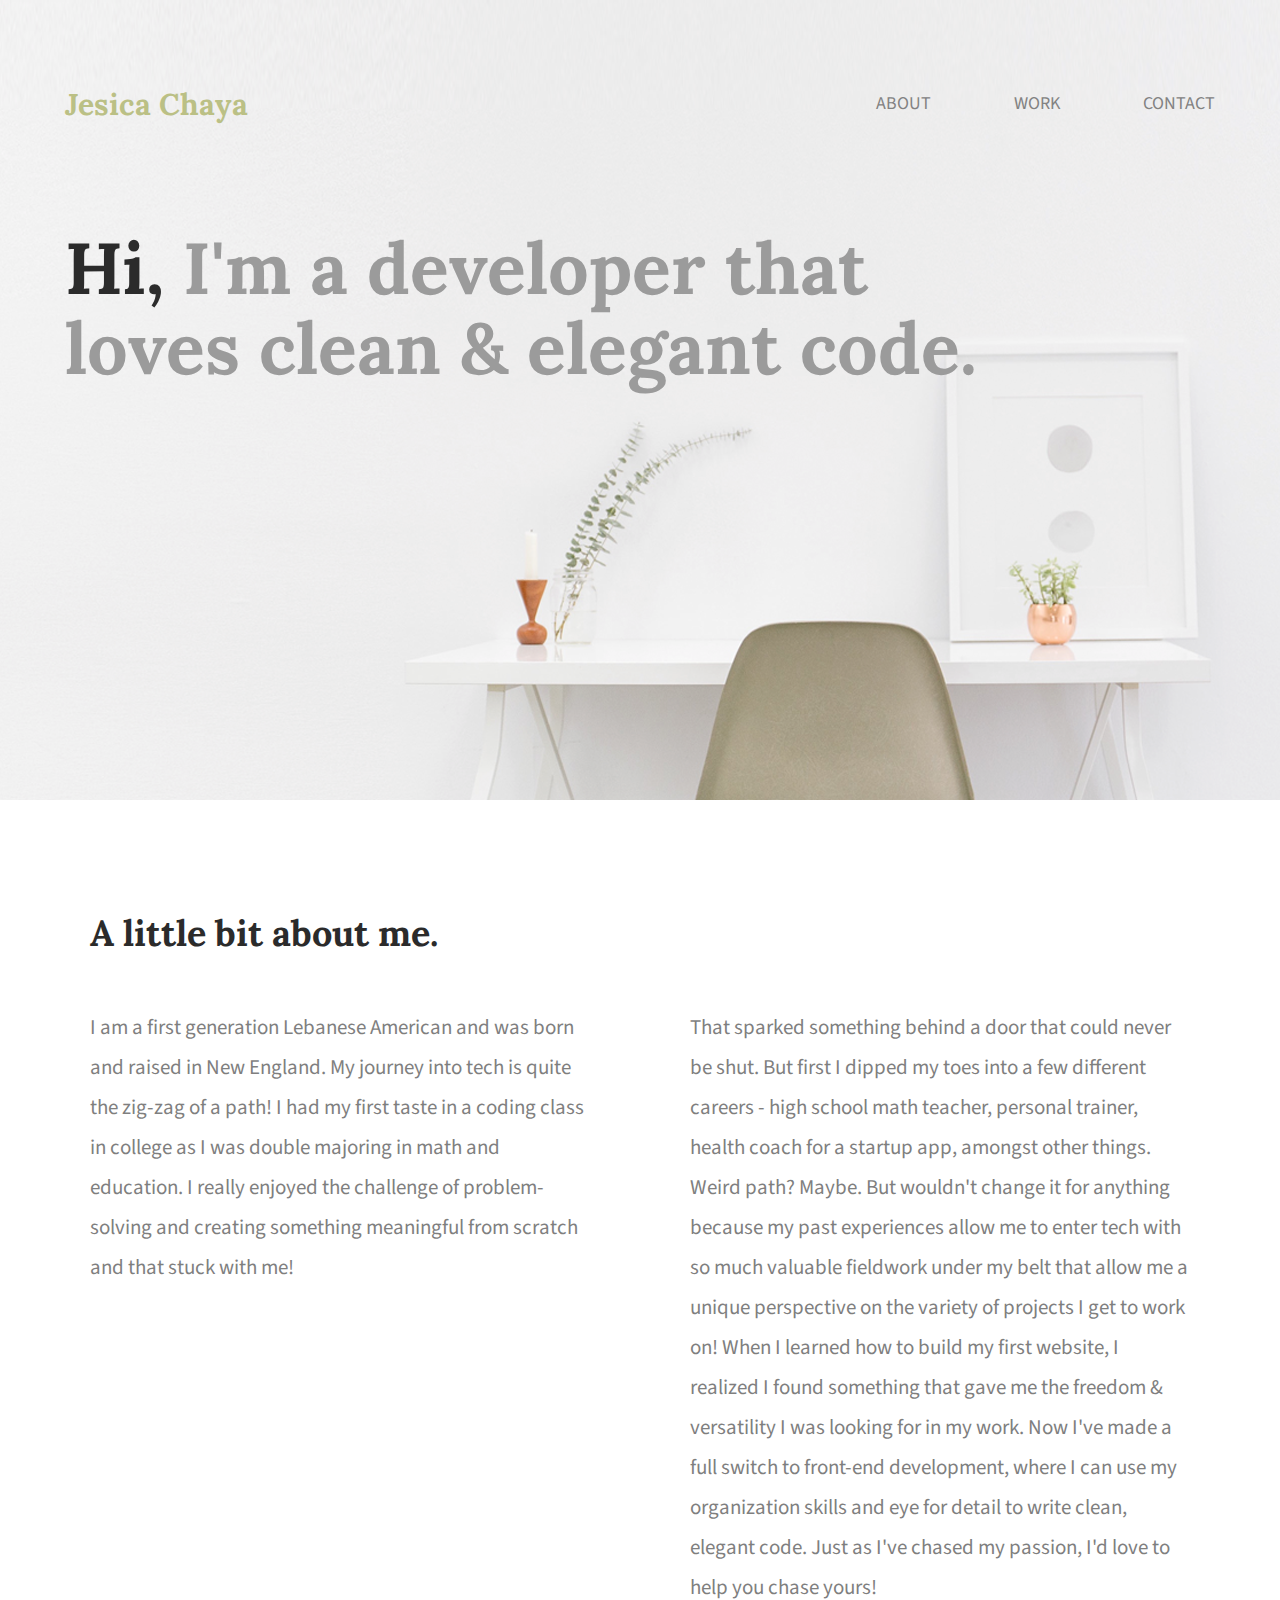
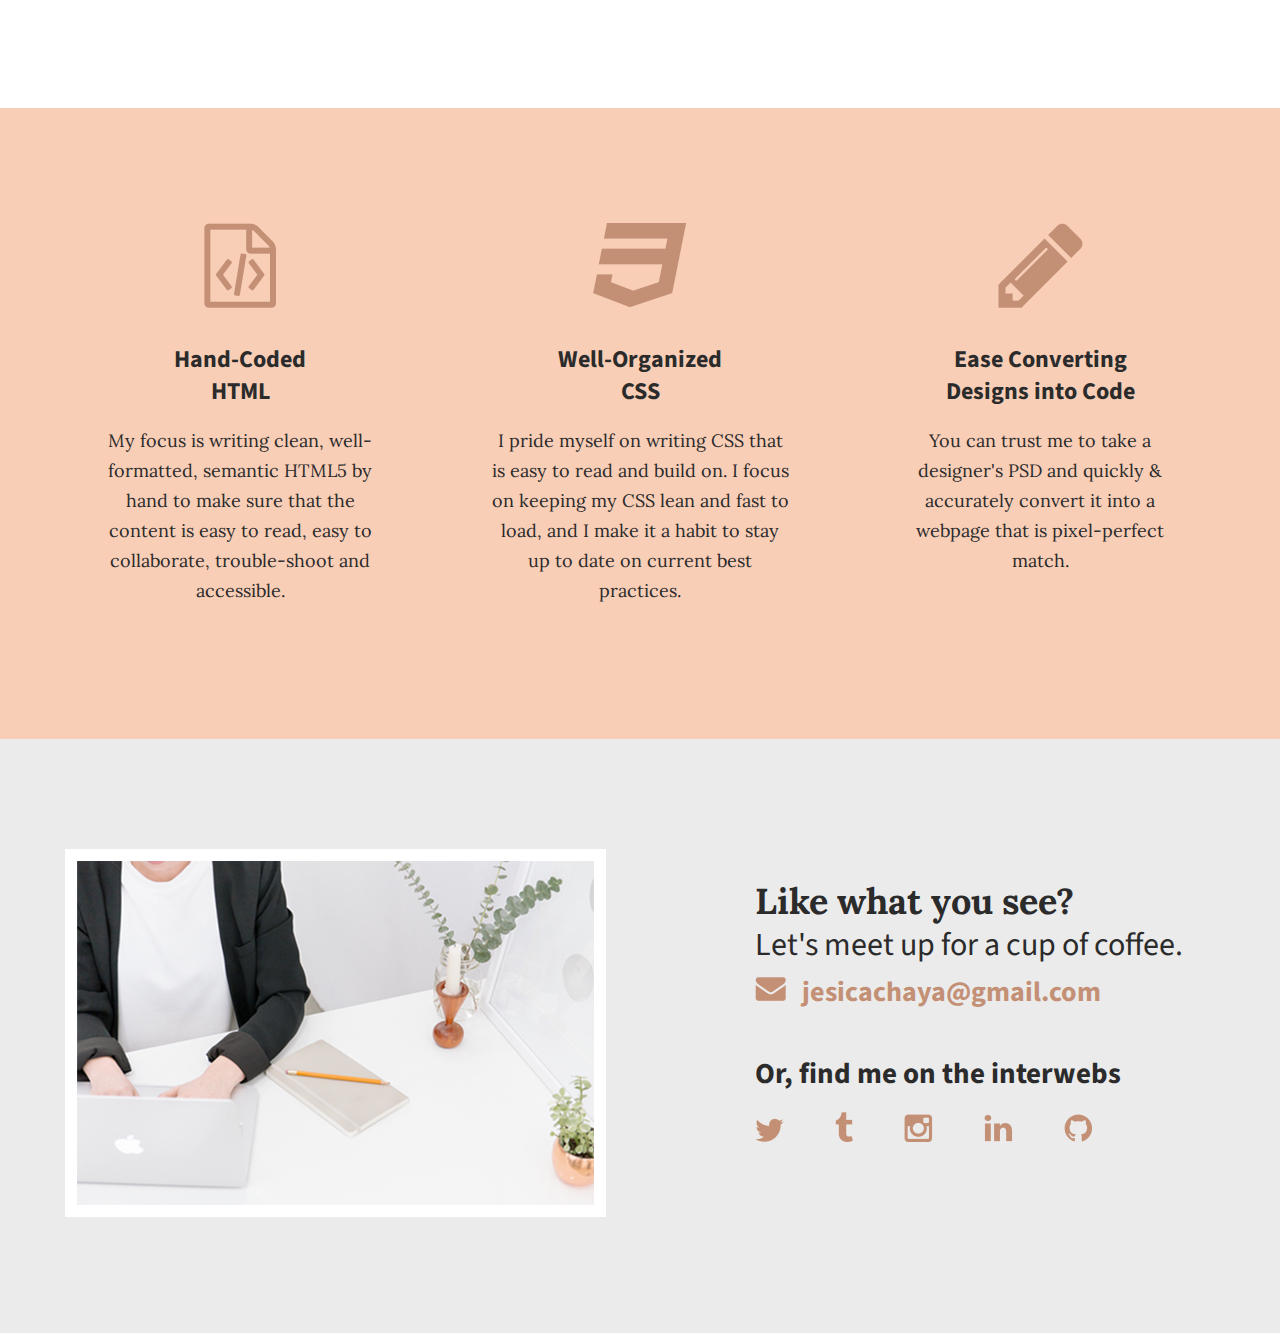
<file: index.html>
<!doctype html>
<html lang="en">

<head>
    <meta charset="utf-8">
    <title>Jesica Chaya | Portfolio</title>
    <link rel="stylesheet" href="css/normalize.css">
    <link rel="stylesheet" href="css/main.css">
    <link href='https://fonts.googleapis.com/css?family=Source+Sans+Pro:400,700' rel='stylesheet' type='text/css'>
    <link href="https://fonts.googleapis.com/css2?family=Lora:wght@400;700&display=swap" rel="stylesheet"
        type='text/css'>
</head>

<body>
    <header>
        <div class="full-width">
            <div class="half-width">
                <h1>Jesica Chaya</h1>
            </div>
            <div class="half-width">
                <nav>
                    <ul>
                        <li><a href="#about">About</a></li>
                        <li><a href="work/index.html">Work</a></li>
                        <li><a href="#contact">Contact</a></li>
                    </ul>
                </nav>
            </div>
            <h2><span>Hi,</span> I'm a developer that loves clean &amp; elegant code.</h2>
        </div>
    </header>

    <main>
        <section id="about">
            <div class="full-width">
                <h2> A little bit about me. </h2>
                <div class="half-width">
                    <p>I am a first generation Lebanese American and was born and raised in New England. My journey into
                        tech is quite the
                        zig-zag of a path! I had my first taste in a coding class in college as I was double majoring in
                        math and education.
                        I really enjoyed the challenge of problem-solving and creating something meaningful from scratch
                        and that stuck with me!
                    </p>
                </div>
                <div class="half-width">
                    <p>That sparked something behind a door that could never be shut. But first I dipped my toes into a
                        few different careers - high school math teacher, personal trainer, health coach for a startup
                        app, amongst other things. Weird path? Maybe. But wouldn't change it for anything because my
                        past experiences allow me to enter tech with so much valuable fieldwork under my belt that allow
                        me a unique perspective on the variety of projects I get to work on! When I learned how to build
                        my first website, I realized
                        I found something that gave me the freedom & versatility I was looking for in my work. Now I've
                        made a full switch
                        to front-end development, where I can use my organization skills and eye for detail to write
                        clean, elegant code. Just as I've chased my passion, I'd love to help you chase yours! 
                    </p>
                </div>
            </div>
        </section>

        <section id="work">
            <div class="full-width">
                <div class="third-width">
                    <img src="img/html-icon.png" alt="HTML icon" />
                    <h3>Hand-Coded HTML</h3>
                    <p>My focus is writing clean, well-formatted, semantic HTML5 by hand to make sure that the content
                        is easy to read, easy
                        to collaborate, trouble-shoot and accessible.</p>
                </div>
                <div class="third-width">
                    <img src="img/css-icon.png" alt="CSS icon" />
                    <h3>Well-Organized CSS</h3>
                    <p>I pride myself on writing CSS that is easy to read and build on. I focus on keeping my CSS lean
                        and fast to load, and
                        I make it a habit to stay up to date on current best practices.</p>
                </div>
                <div class="third-width">
                    <img src="img/pencil-icon.png" alt="Pencil icon" />
                    <h3>Ease Converting Designs into Code</h3>
                    <p>You can trust me to take a designer's PSD and quickly & accurately convert it into a webpage that
                        is pixel-perfect
                        match.</p>
                </div>
            </div>
        </section>

        <footer id="contact">
            <div class="full-width">
                <div class="half-width">
                    <img id="contact-img" src="img/contact-image.png" alt="Contact image" />
                </div>
                <div class="half-width">
                    <h2>Like what you see?</h2>
                    <h3 id="email-header"> Let's meet up for a cup of coffee.</h3>

                    <a href="malto:jesicachaya@gmail.com"> <img src="img/envelope.png" id="envelope"
                            alt="Envelope image" /> jesicachaya@gmail.com</a>

                    <h3 id="socialmedia-header">Or, find me on the interwebs</h3>
                    <ul>
                        <li><img src="img/twitter.png" alt="Twitter icon" /></li>
                        <li><img src="img/tumblr.png" alt="tumblr icon" /> </li>
                        <li><img src="img/instagram.png" alt="Instagram icon" /></li>
                        <li><img src="img/linkedin.png" alt="LinkedIn icon" /></li>
                        <li><img src="img/github.png" alt="Github icon" /></li>
                    </ul>
                </div>
            </div>
        </footer>

    </main>
</body>

</html>
</file>
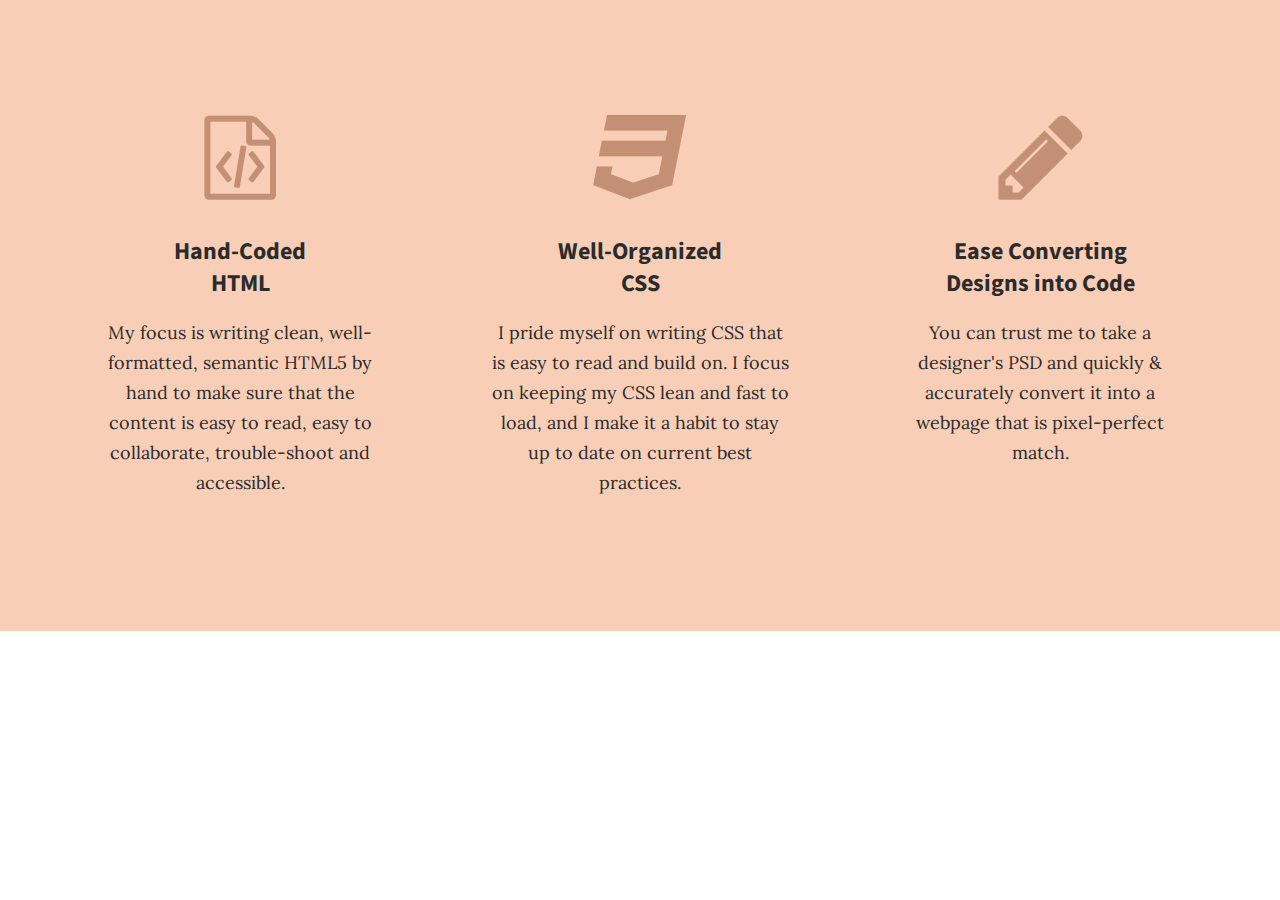
<file: work/index.html>
<!doctype html>
<html lang="en">

<head>
    <title>My Work Page</title>
    <meta charset="utf-8">
    <title>Jesica Chaya | Portfolio</title>
    <link rel="stylesheet" href="../css/normalize.css">
    <link rel="stylesheet" href="../css/main.css">
    <link href='https://fonts.googleapis.com/css?family=Source+Sans+Pro:400,700' rel='stylesheet' type='text/css'>
    <link href="https://fonts.googleapis.com/css2?family=Lora:wght@400;700&display=swap" rel="stylesheet"
        type='text/css'>
</head>

<body>
    <section id="work">
        <div class="full-width">
            <div class="third-width">
                <img src="../img/html-icon.png" alt="HTML icon" />
                <h3>Hand-Coded HTML</h3>
                <p>My focus is writing clean, well-formatted, semantic HTML5 by hand to make sure that the content
                    is easy to read, easy
                    to collaborate, trouble-shoot and accessible.</p>
            </div>
            <div class="third-width">
                <img src="../img/css-icon.png" alt="CSS icon" />
                <h3>Well-Organized CSS</h3>
                <p>I pride myself on writing CSS that is easy to read and build on. I focus on keeping my CSS lean
                    and fast to load, and
                    I make it a habit to stay up to date on current best practices.</p>
            </div>
            <div class="third-width">
                <img src="../img/pencil-icon.png" alt="Pencil icon" />
                <h3>Ease Converting Designs into Code</h3>
                <p>You can trust me to take a designer's PSD and quickly & accurately convert it into a webpage that
                    is pixel-perfect
                    match.</p>
            </div>
        </div>
    </section>
</body>



</html>
</file>
<file: css/main.css>
/***** BASE STYLES *****/

body {
    color: #2b2b2b;
    font-family: 'Source Sans Pro', sans serif;
}

/***** HEADER *****/

header {
    background: url('../img/full-background.png');
    background-size: cover;
    background-position: center;
    height: 800px;
}

header h1 {
    color: #bbc085;
    font-family: 'Lora', serif;
    font-size: 30px;
    padding: 65px 0px 65px 25px;
}

nav {
    float: right; 
    padding: 75px 25px;
}
nav ul li{
    display: inline-block;
}
nav ul li a {
    color: #828282;
    font-size: 18px;
    padding-left: 80px; 
    text-transform: uppercase;
    text-decoration: none;
}

header h2 {
    clear: both;
    color: #9b9b9b;
    font-family: 'Lora', serif;
    font-size: 72px;
    line-height: 80px;
    padding: 20px 0 20px 25px;
    width: 950px;       
}

header h2 span {
    color: #2b2b2b;
}


/***** GRID *****/

.full-width {
    margin: 0 auto;
    overflow: auto;
    width: 1200px;
}

.half-width {
    float: left;
    width: 600px;
}

.third-width {
    float: left;
    width: 400px;
}

/***** ABOUT *****/

#about .full-width {
    padding: 80px 0;
}

#about h2 {
    font-family: 'Lora', serif;
    font-size: 36px;
    padding-left: 50px;
}

#about p{
    color: #7f7f7f;
    font-size: 21px;
    line-height: 40px;
    padding-left: 50px;
    padding-right: 50px;
}

/***** WORK *****/

#work {
    background: #f9ceb7;
    text-align: center;
}

#work .full-width{
    padding: 115px 0;
}

#work img{
    padding-bottom: 30px;
}

#work h3 {
    font-size: 24px;
    line-height: 32px;
    margin: 0 auto;
    width: 190px;
}
 
#work p {
    font-family: 'Lora', serif;
    font-size: 18px;
    line-height: 30px;
    padding: 0 50px;
}

/***** CONTACT *****/

#contact {
    background: #ebebeb;
}

#contact .full-width{
    padding: 110px 0;
}

#contact img#contact-img {
    border: 12px solid #ffffff;
    margin-left: 25px;
}

#contact h2, #contact #email-header, #contact #socialmedia-header, #contact ul {
    padding-left: 115px;
}

#contact #envelope {
    padding: 0 10px 0 115px;
}

#contact h2 {
    font-family: 'Lora', serif;
    font-size: 36px;
    line-height:44px;
}
#contact #email-header{
    font-size: 32px;
    font-weight: 400;
    line-height: 44px;
    margin: -30px 0 5px 0;
}
#contact #socialmedia-header {
    font-weight: 700;
    font-size: 29px;
    line-height: 44px;
    margin: 40px 0 0 0;
}
#contact a {
    color: #c49075;
    font-weight: 700;
    font-size: 28px;
    text-decoration: none;
}

#contact ul {
    list-style: none;
}

#contact ul li {
     display: inline-block;
}

#contact ul img {
    padding-right: 48px;
}
</file>
